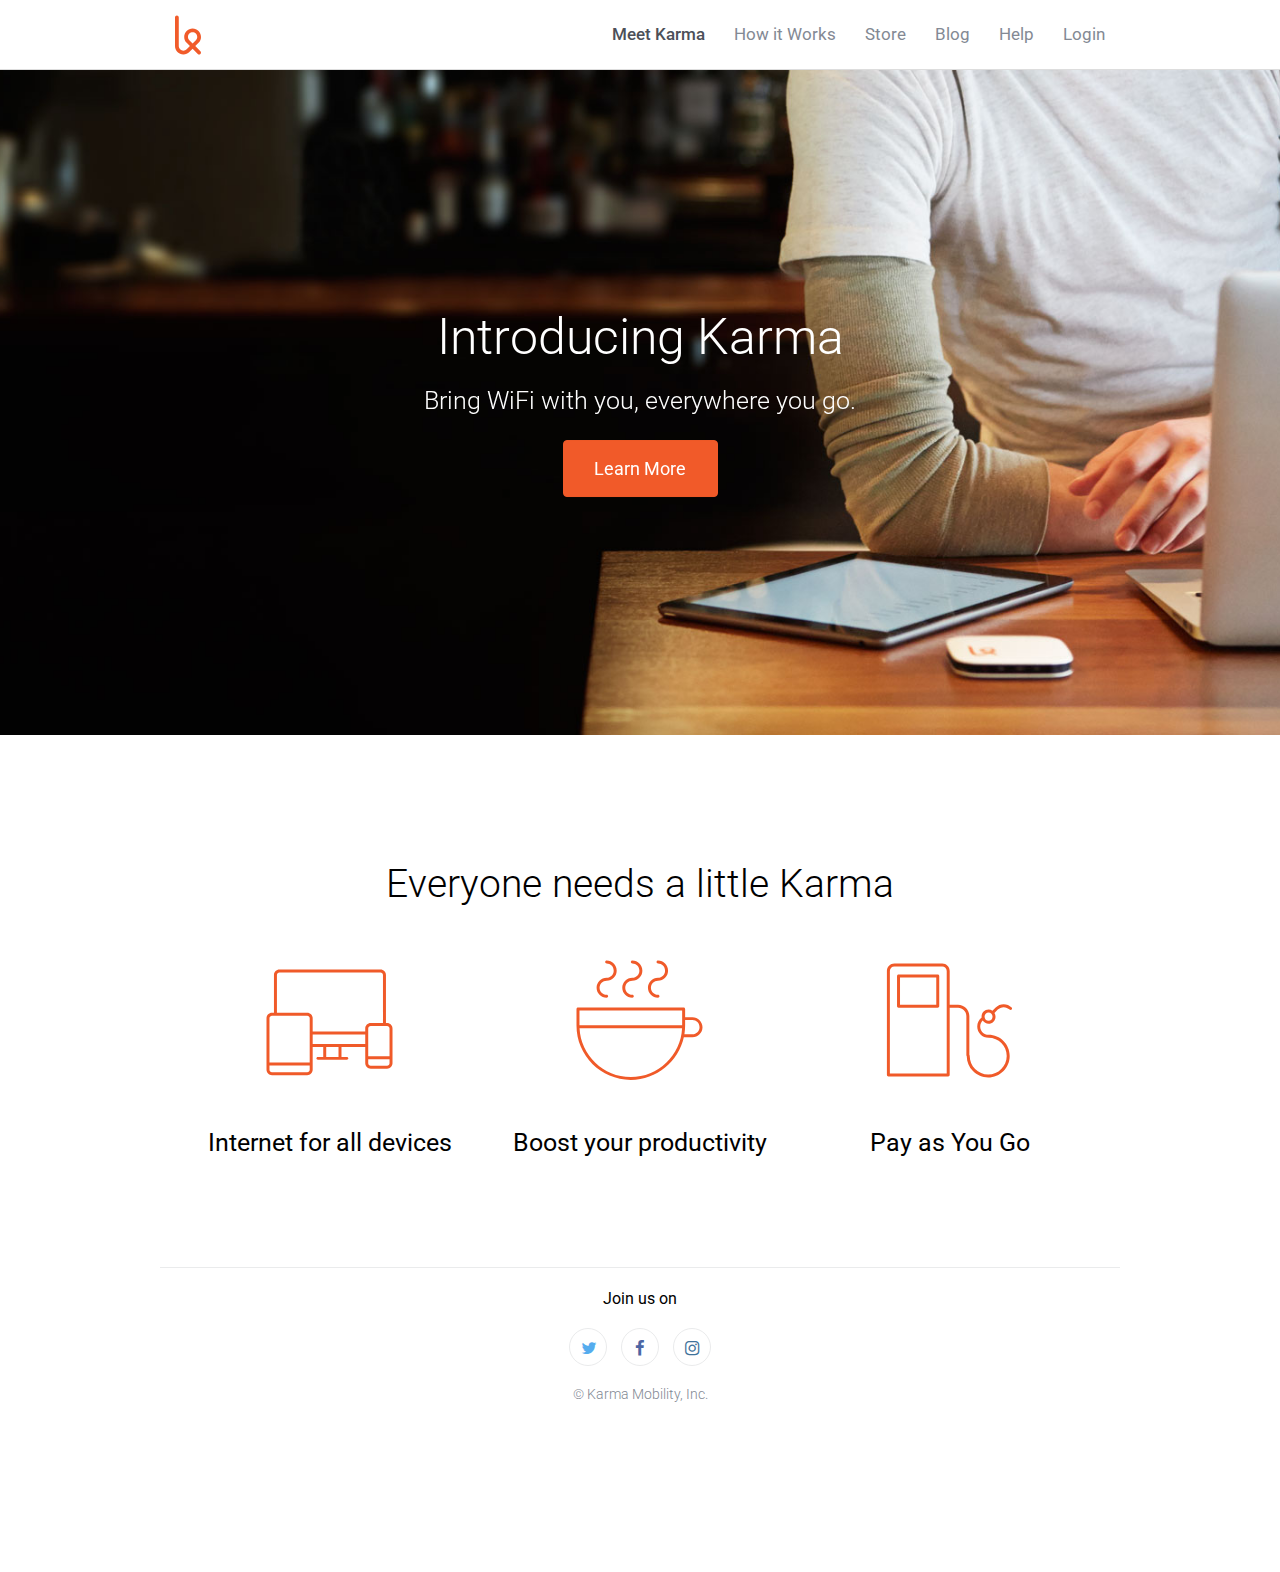
<file: index.html>
<!DOCTYPE html>
<html lang="en">
    <head>
        <meta charset="UTF-8" />
        <title>Karma</title>
        <link href='//fonts.googleapis.com/css?family=Roboto:400,500,300' rel='stylesheet' type='text/css'>        <link rel="stylesheet" href="css/normalize.css" />
        <link href="//maxcdn.bootstrapcdn.com/font-awesome/4.2.0/css/font-awesome.min.css" rel="stylesheet">
        <link rel="stylesheet" href="css/style.css" />
        <link rel="shortcut icon" type="image/x-icon"  href="favicon.ico">
    </head>
    <body>
        <nav class="top-navigation">
            <div class="content">
                <img src="img/karma-logo.svg" alt="Logo" width="26" height="70" alt="Karma" />
                <ul class="nav-items">
                    <li class="active"><a href="#">Meet Karma</a></li>
                    <li><a href="#">How it Works</a></li>
                    <li><a href="#">Store</a></li>
                    <li><a href="#">Blog</a></li>
                    <li><a href="#">Help</a></li>
                    <li><a href="#">Login</a></li>
                </ul>
            </div>
        </nav>
        <section class="afeature">
            <div class="afeature-content">
                <h1>Introducing Karma</h1>
                <h3>Bring WiFi with you, everywhere you go.</h3>
                <a href="#" class="button">Learn More</a>
            </div>
        </section>
        <section class="cases">
            <div class="content clearfix">
                <h2>Everyone needs a little Karma</h2>
                <ul>
                    <li>
                        <img width="127" height="127" src="img/icon-devices.svg" alt="Internet for all devices" />
                        <p class="case-text">Internet for all devices</p>
                    </li>
                    <li>
                        <img width="127" height="127" src="img/icon-coffee.svg" alt="Boost your productivity" />
                        <p class="case-text">Boost your productivity</p>
                    </li>
                    <li>
                        <img width="127" height="127" src="img/icon-refill.svg" alt="Pay as You Go"/>
                        <p class="case-text">Pay as You Go</p>
                    </li>
                </ul>
            </div>
        </section>
        <footer class="site-footer">
            <div class="content">
                <h3 class="footer-title">Join us on</h3>
                <ul class="social-media">
                    <li class="twitter"><a href="#"><i class="fa fa-twitter"></i></a></li>
                    <li class="facebook"><a href="#"><i class="fa fa-facebook"></i></a></li>
                    <li class="instagram"><a href="#"><i class="fa fa-instagram"></i></a></li>
                </ul>
                <p class="copyright">&copy; Karma Mobility, Inc.</p>
            </div>
        </footer>
    </body>
</html>
</file>
<file: css/style.css>
html {
    box-sizing: border-box;
    -moz-box-sizing: border-box;
    -webkit-box-sizing: border-box;
}
*, *:before, *:after {
    box-sizing: inherit;
    -moz-box-sizing: inherit;
    -webkit-box-sizing: inherit;
}

* {
    font-family: "Roboto", sans-serif;
    /*** Interesting..... Refer to http://stackoverflow.com/questions/4698054/css-does-the-width-include-the-padding */
    /*** Should Smooth the Fonts **/
    -webkit-font-smoothing: antialiased;
}
body {
    background-color: #fff;
    font-size: 16.6399993896484px;
    padding-top: 4.375rem;
}

a {
    text-decoration: none;
}


ol, ul {
    list-style: none;
}


/*** Basic Layout Elements **/
.content {
    width: 100%;
    max-width: 60rem;
    margin: 0 auto;
    padding: 0 0.9375rem;
}


/*** Basic UI Elements ****/
.button {
    display: inline-block;
    background-color: #f15a29;
    color: #fff;
    font-size: 1.125rem;
    padding: 1rem 1.5rem;
    border-radius: 0.25rem;
    width: 9.688rem;
    border: 1px solid #f15a29;
    transition: all 0.5s ease;
    line-height: 1.33;
}

.button:hover {
    background-color: #d9400e;
    border-color: #cf3d0e;
}

/** Clearfix **/
.clearfix:after {
    visibility: hidden;
    display: block;
    font-size: 0;
    content: " ";
    clear: both;
    height: 0;
}

.clearfix { display: inline-block; }

/* start commented backslash hack \*/
* html .clearfix { height: 1%; }
.clearfix { display: block; }
/* close commented backslash hack */

/*** Top Navigation Bar ****/
.top-navigation {
    background-color: white;
    border-bottom: 1px solid #ddd;
    width: 100%;
    position: fixed;
    top: 0;
    right: 0;
    left: 0;
    height: 4.375rem;
    z-index: 1000000;
}

.top-navigation > .content {
    height: 4.375rem;
}

.top-navigation .nav-items {
    float: right;
    margin: 0;
    padding: 0;
}

.top-navigation .nav-items > li {
    display: inline-block;
    margin-left: 1.5625rem;
}

.top-navigation .nav-items > li > a {
    display: inline-block;
    height: 4.375rem;
    line-height: 4.375rem;
    text-decoration: none;
    color: #838994;
    transition: color 1.0s ease;
}
.top-navigation .nav-items > li.active > a {
    font-weight: 500;
}
.top-navigation .nav-items > li.active > a,
.top-navigation .nav-items > li > a:hover
{
    color: #4c5058;
}

/*** AFeature ****/
.afeature {
    height: 41.5625rem;
    background: url(../img/afeature-background.jpg) no-repeat 50% 100%;
    background-size: cover;
    -webkit-transform-style: preserve-3d;
    -moz-transform-style: preserve-3d;
    transform-style: preserve-3d;
    text-align: center;
}

.afeature > .afeature-content{
    position: relative;
    top: 50%;
    transform: translateY(-50%);
}

.afeature h1, .afeature h3 {
    color: #fff;
    margin-top: 0;
    font-weight: 300;
}

.afeature h1 {
    margin-bottom: 1.25rem;
    font-size: 3.125rem;
}

.afeature h3 {
    font-size: 1.5625rem;
    margin-bottom: 1.5625rem;
}

/*** Cases ***/
.cases {
    text-align: center;
    padding-top: 7.845rem;
    padding-bottom: 5rem;
}
.cases h2 {
    font-size: 2.45rem;
    font-weight: 300;
    margin-top: 0;
    margin-bottom: 3.125rem;
}

.cases ul {
    padding-left: 0;
}

.cases ul > li {
    width: 33.3333333%;
    float: left;
}

.case-text {
    font-weight: 400;
    font-size: 1.563rem;
    margin: 2.5rem 0 1.875rem;
}

/**** Footer *****/
.site-footer {
    text-align: center;
}

.site-footer .content {
    border-top: 1px solid rgb(234, 235, 236);
    padding-top: 1.3125rem;
    padding-bottom: 9.375rem;
}

.site-footer h3 {
    font-weight: 400;
    font-size: 1rem;
    margin-top: 0;
    margin-bottom: 1.25rem;
}

.site-footer .social-media {
    padding-left: 0;
    text-align: center;
    margin-top: 0;
    margin-bottom: 1.25rem;
}

.site-footer .social-media > li {
    display: inline-block;
}

.site-footer .social-media > li > a {
    display: inline-block;
    width: 2.375rem;
    height: 2.375rem;
    border-radius: 10rem;
    border: 1px solid rgb(234, 235, 236);
    padding: 0.625rem 0;
    margin: 0 0.3125rem;
}

.site-footer .social-media > li.twitter > a {
    color: rgb(85, 172, 238);
}

.site-footer .social-media > li.facebook > a {
    color: rgb(76, 102, 164);
}

.site-footer .social-media > li.instagram > a {
    color: rgb(63, 114, 155);
}



.copyright {
    font-size: 0.875rem;
    color: #838994;
    font-weight: 300;
    margin-top: 0;
    margin-bottom: 1.25rem;
}
</file>
